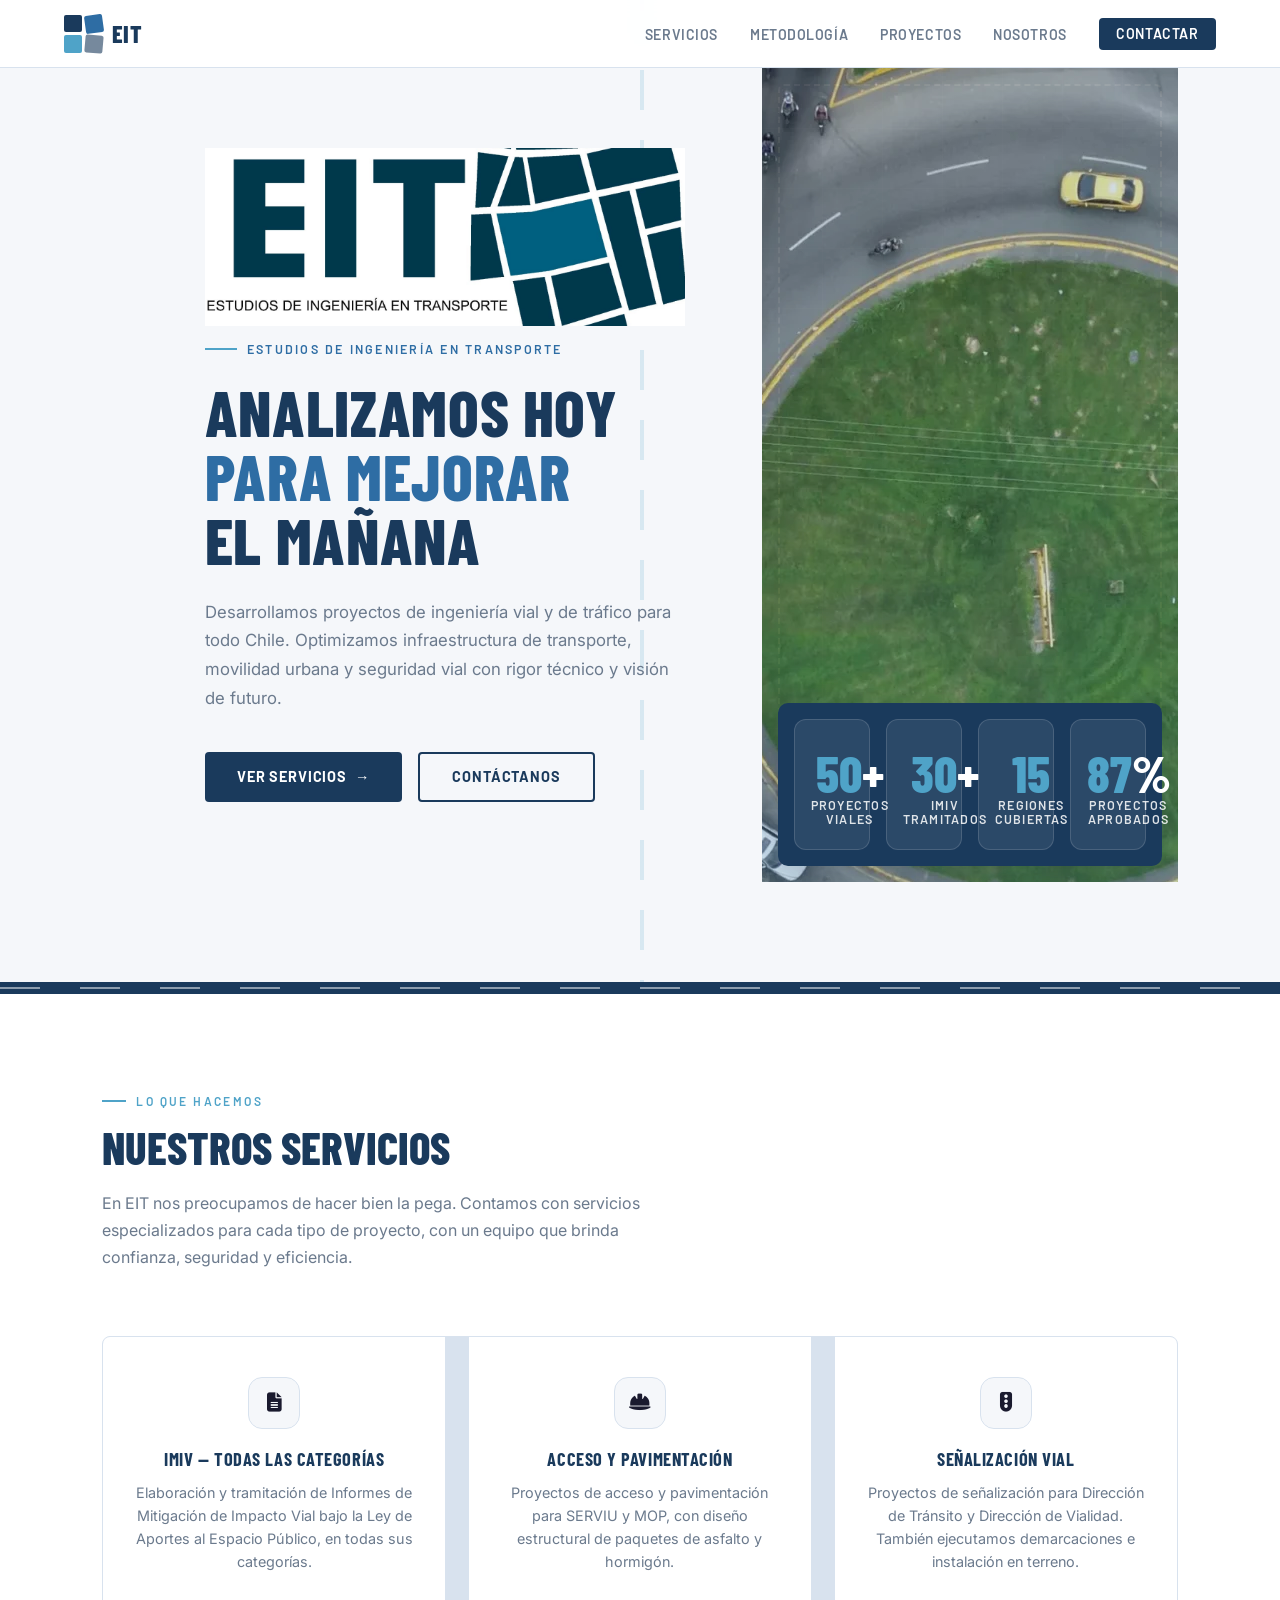
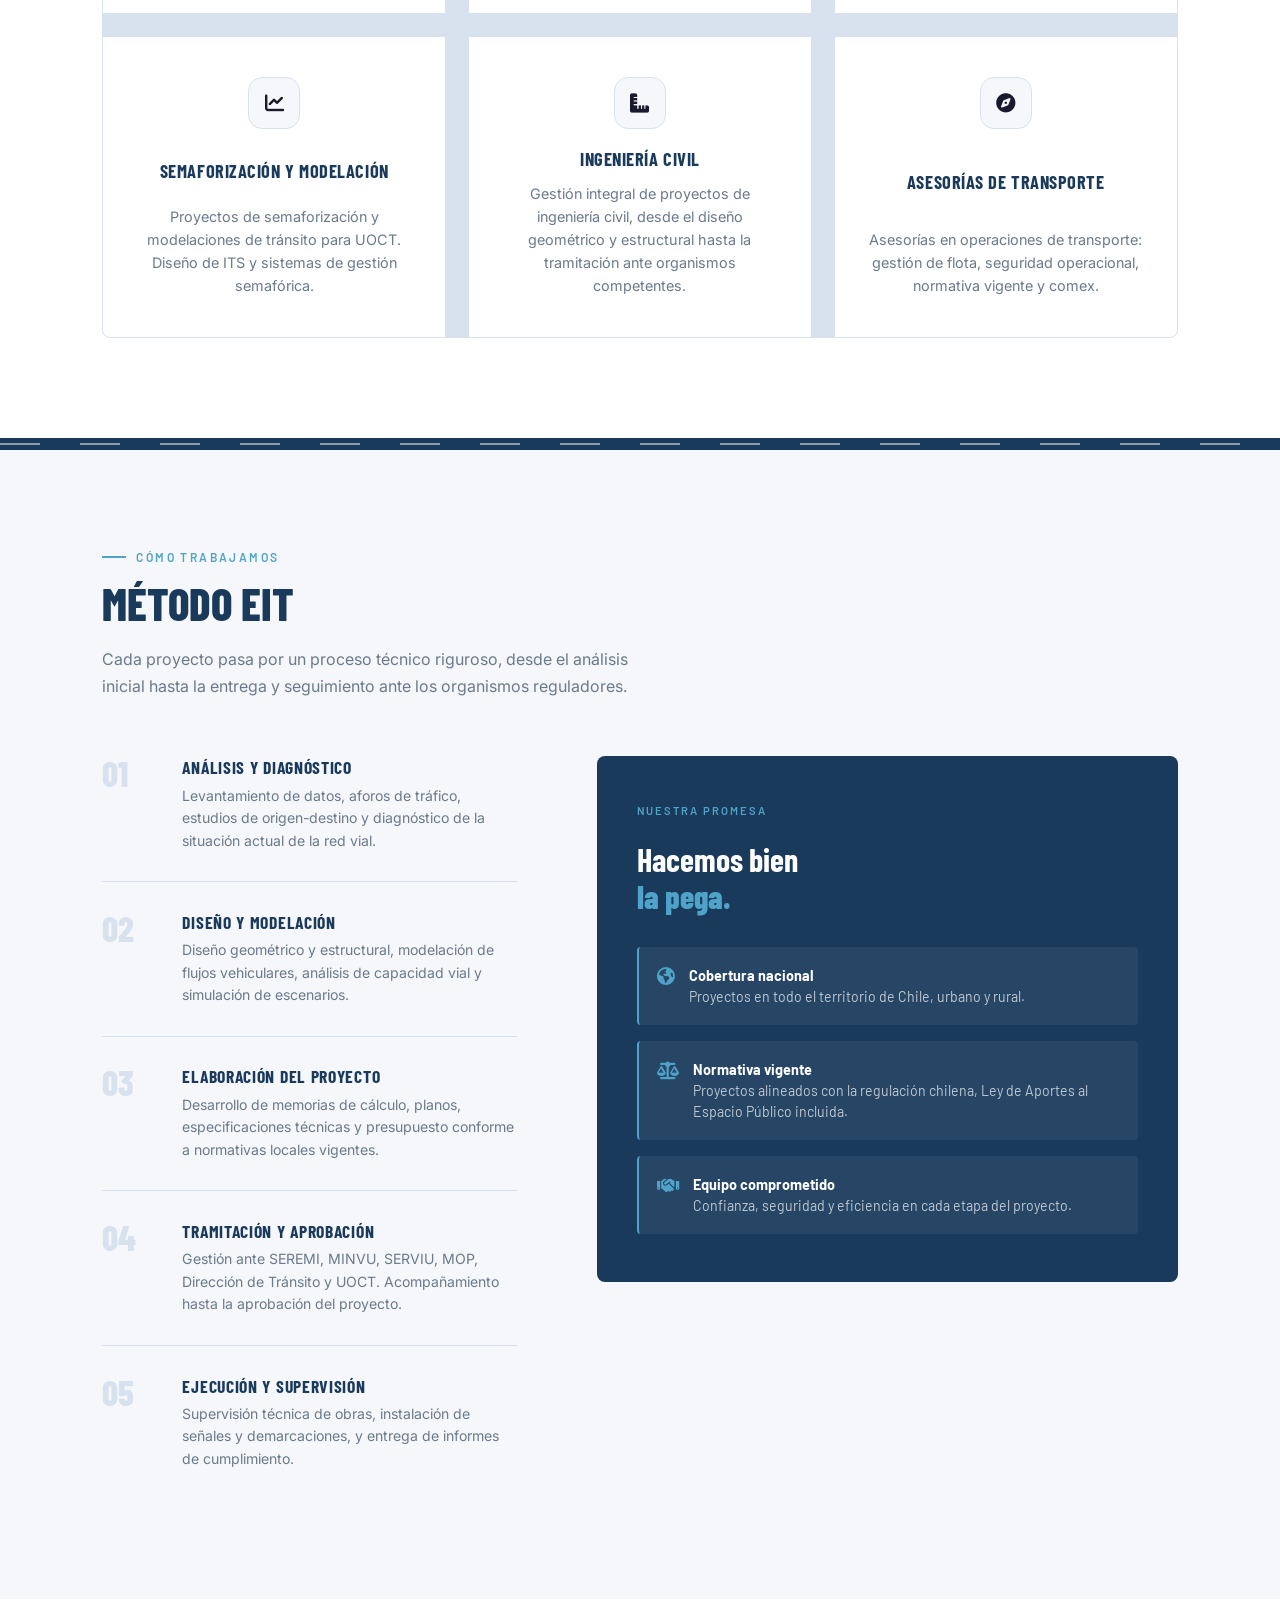
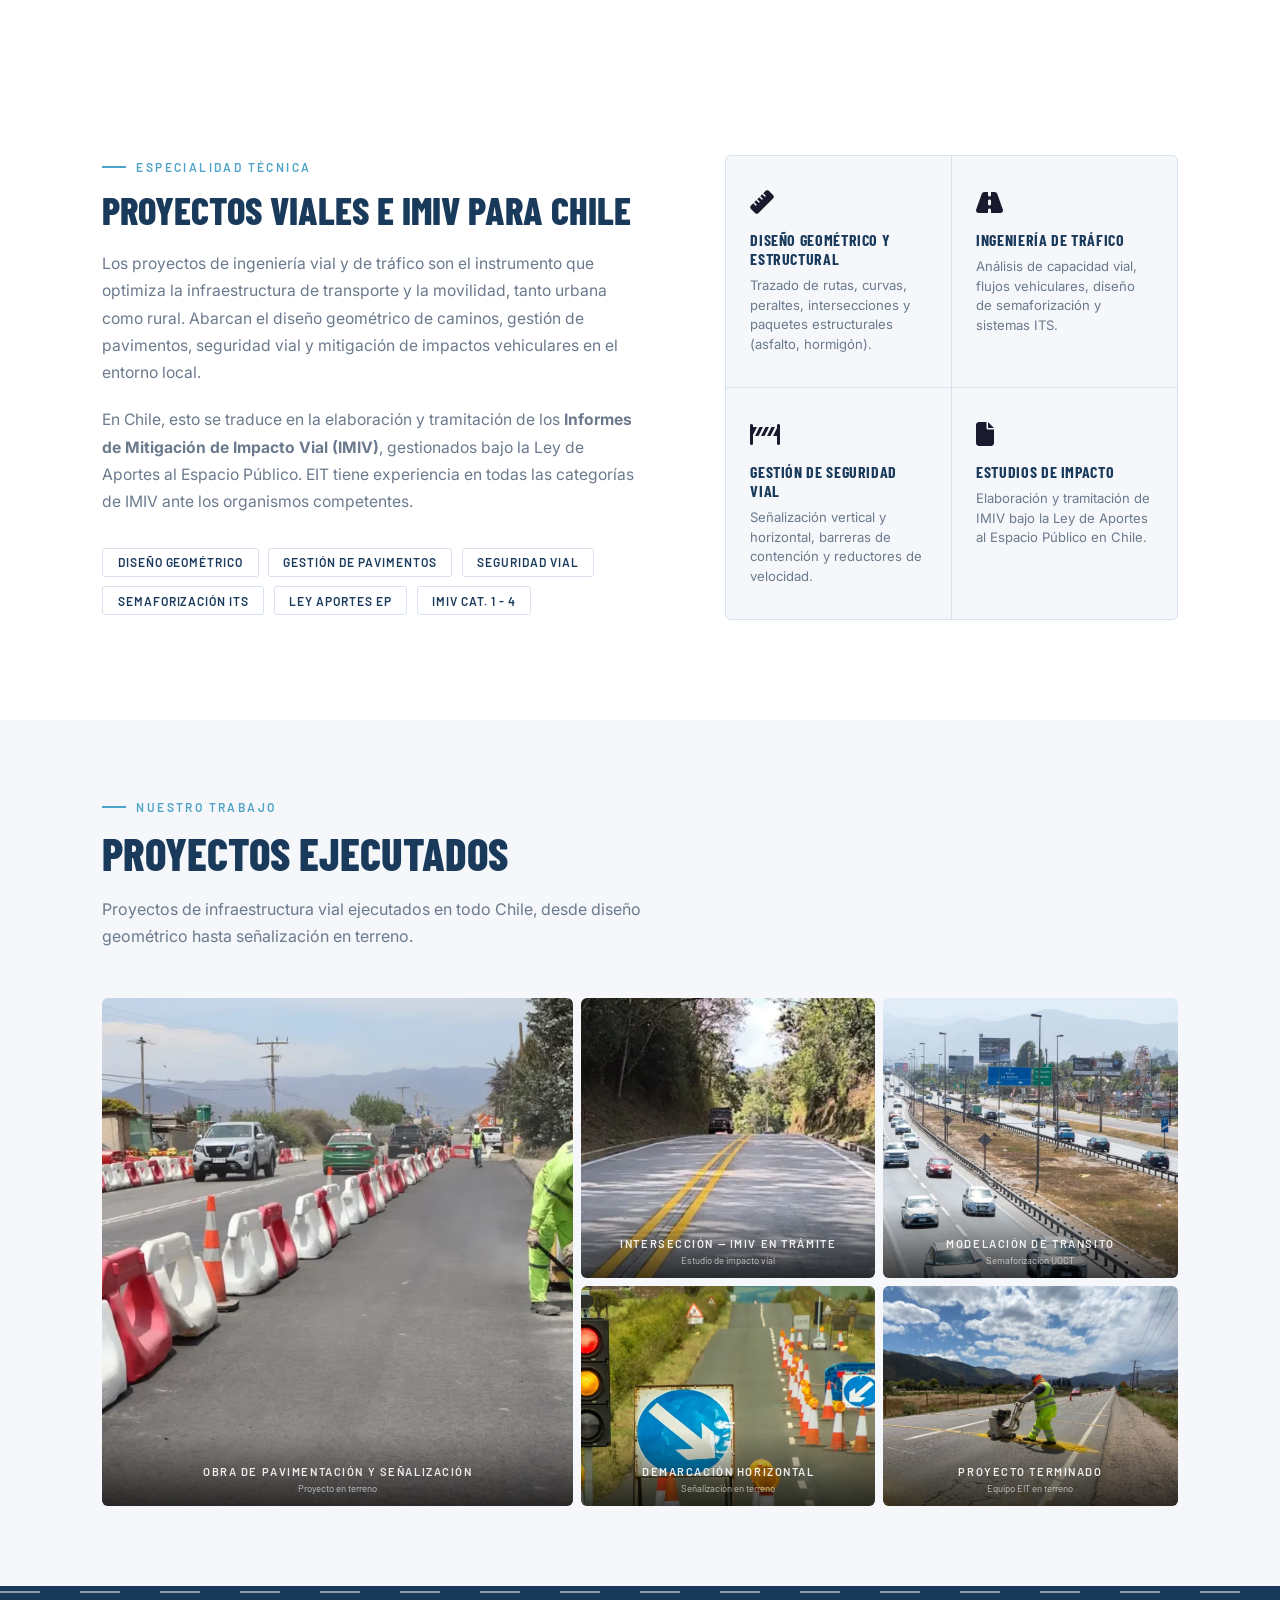
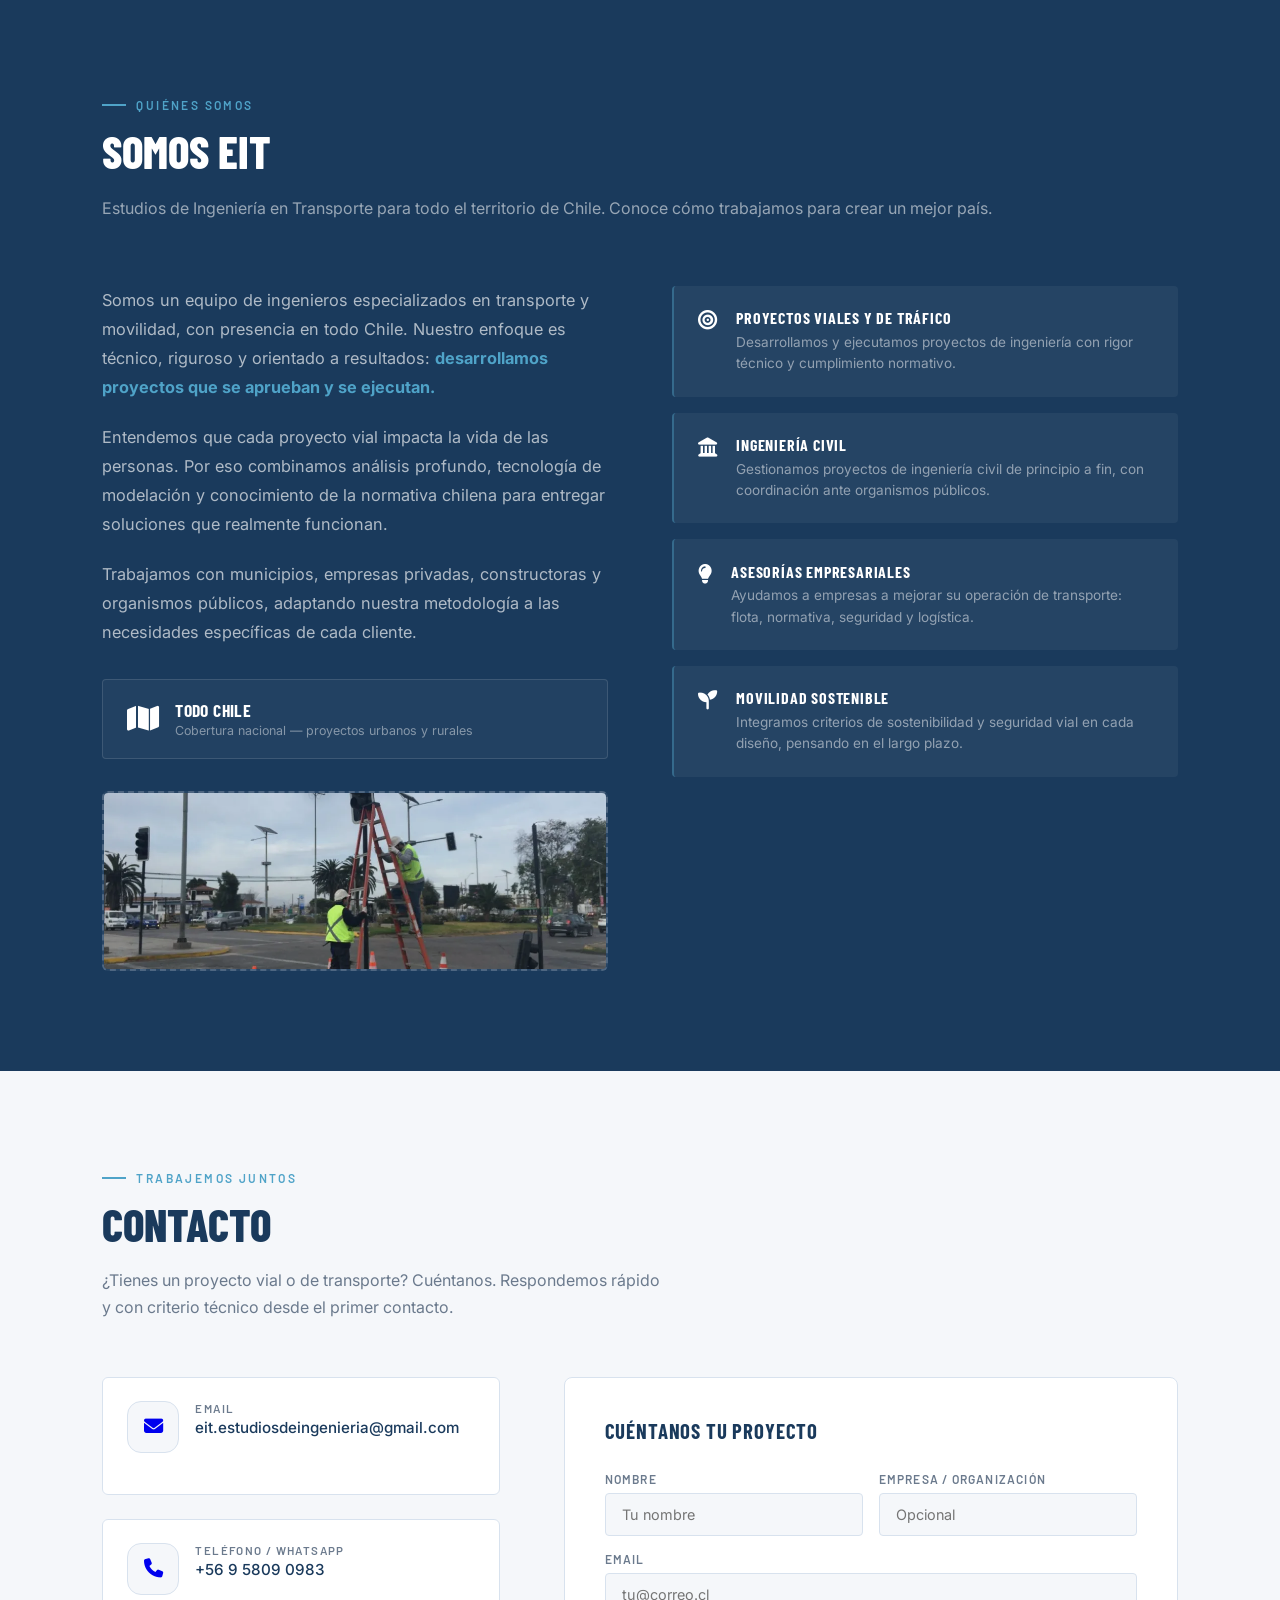
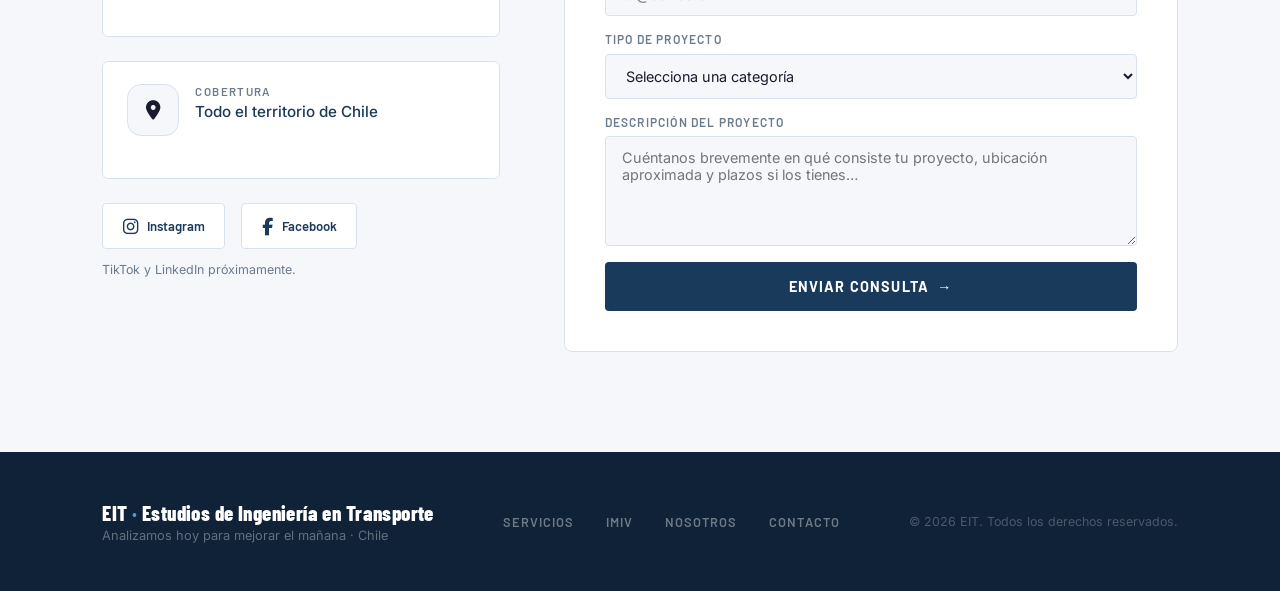
<file: index.html>
<!DOCTYPE html>
<html lang="es">
<head>
<meta charset="UTF-8">
<meta name="viewport" content="width=device-width, initial-scale=1.0">
<title>EIT — Estudios de Ingeniería en Transporte</title>
<meta property="og:title" content="EIT — Estudios de Ingeniería en Transporte">
<meta property="og:description" content="Desarrollamos proyectos de ingeniería vial y de tráfico para todo Chile. Optimizamos infraestructura de transporte, movilidad urbana y seguridad vial con rigor técnico y visión de futuro.">
<meta property="og:image" content="https://rroldanb.github.io/eit_landing/static/img/Logo_full.jpg">
<meta property="og:url" content="https://rroldanb.github.io/eit_landing/">
<meta property="og:type" content="website">
<meta name="twitter:card" content="summary_large_image">
<link rel="icon" type="image/png" sizes="32x32" href="static/img/favicon.png">
<link rel="icon" type="image/png" sizes="16x16" href="static/img/favicon-16.png">
<link rel="preconnect" href="https://fonts.googleapis.com">
<link rel="preconnect" href="https://fonts.gstatic.com" crossorigin>
<link href="https://fonts.googleapis.com/css2?family=Barlow+Condensed:wght@400;600;700;800&family=Barlow:wght@400;500;600&family=Inter:wght@400;500&display=swap" rel="stylesheet">
<link rel="stylesheet" href="https://cdnjs.cloudflare.com/ajax/libs/font-awesome/6.4.0/css/all.min.css" integrity="sha384-iw3OoTErCYJJB9mCa8LNS2hbsQ7M3C0EpIsO/H5+EGAkPGc6rk+V8i04oW/K5xq0" crossorigin="anonymous" referrerpolicy="no-referrer" />


<link rel="stylesheet" href="static/css/style.css">

</head>
<body>

<!-- NAV -->
<nav id="mainNav">
  <a class="nav-logo" href="#">
    <div class="logo-mark">
      <span></span><span></span><span></span><span></span>
    </div>
    <span class="nav-wordmark">EIT</span>
  </a>
  <button class="menu-toggle" aria-label="Abrir menú">
    <i class="fas fa-bars"></i>
  </button>
  <ul class="nav-links">
    <li><a href="#servicios">Servicios</a></li>
    <li><a href="#metodologia">Metodología</a></li>
    <li><a href="#proyectos">Proyectos</a></li>
    <li><a href="#nosotros">Nosotros</a></li>
    <li><a href="#contacto" class="nav-cta">Contactar</a></li>
  </ul>
</nav>

<!-- HERO -->
<section class="hero" id="inicio">
  <div class="hero-content">
    <img src="static/img/logo_rec.png" alt="Logo EIT" style="margin-bottom:1rem; margin-top:0rem; width:30rem;">

    <div class="hero-eyebrow">Estudios de Ingeniería en Transporte</div>
    <h1 class="hero-title">
      Analizamos hoy<br>
      <em>para mejorar</em>
      el mañana
    </h1>
    <p class="hero-body">
      Desarrollamos proyectos de ingeniería vial y de tráfico para todo Chile. 
      Optimizamos infraestructura de transporte, movilidad urbana y seguridad vial con rigor técnico y visión de futuro.
    </p>
    <div class="hero-actions">
      <a href="#servicios" class="btn-primary">
        <span>Ver servicios</span>
        <span>→</span>
      </a>
      <a href="#contacto" class="btn-outline">
        <span>Contáctanos</span>
      </a>
    </div>
  </div>

  <div class="hero-visual">
    <div class="hero-visual-bg"></div>
    <div class="hero-visual-grid"></div>
    <div class="hero-stats">
      <div class="stat-card">
        <!-- <div class="stat-icon">🛣️</div> -->
        <div class="stat-number"><span id="cnt1">0</span>+</div>
        <div class="stat-label">Proyectos viales</div>
      </div>
      <div class="stat-card">
        <!-- <div class="stat-icon">📊</div> -->
        <div class="stat-number"><span id="cnt2">0</span>+</div>
        <div class="stat-label">IMIV tramitados</div>
      </div>
      <div class="stat-card">
        <!-- <div class="stat-icon">🏙️</div> -->
        <div class="stat-number"><span id="cnt3">0</span></div>
        <div class="stat-label">Regiones cubiertas</div>
      </div>
      <div class="stat-card">
        <!-- <div class="stat-icon">✅</div> -->
        <div class="stat-number"><span id="cnt4">0</span>%</div>
        <div class="stat-label">Proyectos aprobados</div>
      </div>
    </div>
    <div class="img-placeholder" title="Foto de proyecto">
      <!-- <span class="img-placeholder-icon">📷</span> -->
      <img src="static/img/img_05.webp" alt="Imagen de proyecto vial" style="opacity:.8;">
      <!-- <span class="img-placeholder-label">Poner imagen de proyecto aquí<br><span style="opacity:.6;font-size:.7em;">Ej: vista aérea de intersección, obra vial, etc.</span></span> -->
    </div>
  </div>
</section>

<div class="road-divider"></div>

<!-- SERVICIOS -->
<section id="servicios">
  <div class="services-header reveal">
    <div class="section-eyebrow">Lo que hacemos</div>
    <h2 class="section-title">Nuestros servicios</h2>
    <p class="section-sub">En EIT nos preocupamos de hacer bien la pega. Contamos con servicios especializados para cada tipo de proyecto, con un equipo que brinda confianza, seguridad y eficiencia.</p>
  </div>

  <!-- <div class="services-grid" style="display:flex ;flex-wrap:no-wrap; flex-direction:col;  "> -->
  <div class="services-grid" >
    <div class="service-card reveal reveal-delay-1">
      <div class="service-icon"><i class="fas fa-file-alt"></i></div>
      <div class="service-name">IMIV — Todas las categorías</div>
      <p class="service-desc">Elaboración y tramitación de Informes de Mitigación de Impacto Vial bajo la Ley de Aportes al Espacio Público, en todas sus categorías.</p>
    </div>
    <div class="service-card reveal reveal-delay-2">
      <div class="service-icon"><i class="fas fa-hard-hat"></i></div>
      <div class="service-name">Acceso y pavimentación</div>
      <p class="service-desc">Proyectos de acceso y pavimentación para SERVIU y MOP, con diseño estructural de paquetes de asfalto y hormigón.</p>
    </div>
    <div class="service-card reveal reveal-delay-3">
      <div class="service-icon"><i class="fas fa-traffic-light"></i></div>
      <div class="service-name">Señalización vial</div>
      <p class="service-desc">Proyectos de señalización para Dirección de Tránsito y Dirección de Vialidad. También ejecutamos demarcaciones e instalación en terreno.</p>
    </div>
    <div class="service-card reveal reveal-delay-1">
      <div class="service-icon"><i class="fas fa-chart-line"></i></div>
      <div class="service-name">Semaforización y modelación</div>
      <p class="service-desc">Proyectos de semaforización y modelaciones de tránsito para UOCT. Diseño de ITS y sistemas de gestión semafórica.</p>
    </div>
    <div class="service-card reveal reveal-delay-2">
      <div class="service-icon"><i class="fas fa-ruler-combined"></i></div>
      <div class="service-name">Ingeniería civil</div>
      <p class="service-desc">Gestión integral de proyectos de ingeniería civil, desde el diseño geométrico y estructural hasta la tramitación ante organismos competentes.</p>
    </div>
    <div class="service-card reveal reveal-delay-3">
      <div class="service-icon"><i class="fas fa-compass"></i></div>
      <div class="service-name">Asesorías de transporte</div>
      <p class="service-desc">Asesorías en operaciones de transporte: gestión de flota, seguridad operacional, normativa vigente y comex.</p>
    </div>
  </div>
</section>

<div class="road-divider"></div>

<!-- METODOLOGÍA -->
<section id="metodologia">
  <div class="reveal">
    <div class="section-eyebrow">Cómo trabajamos</div>
    <h2 class="section-title">Método EIT</h2>
    <p class="section-sub">Cada proyecto pasa por un proceso técnico riguroso, desde el análisis inicial hasta la entrega y seguimiento ante los organismos reguladores.</p>
  </div>

  <div class="process-layout">
    <div class="process-steps">
      <div class="process-step reveal">
        <div class="step-number">01</div>
        <div class="step-content">
          <h3>Análisis y diagnóstico</h3>
          <p>Levantamiento de datos, aforos de tráfico, estudios de origen-destino y diagnóstico de la situación actual de la red vial.</p>
        </div>
      </div>
      <div class="process-step reveal reveal-delay-1">
        <div class="step-number">02</div>
        <div class="step-content">
          <h3>Diseño y modelación</h3>
          <p>Diseño geométrico y estructural, modelación de flujos vehiculares, análisis de capacidad vial y simulación de escenarios.</p>
        </div>
      </div>
      <div class="process-step reveal reveal-delay-2">
        <div class="step-number">03</div>
        <div class="step-content">
          <h3>Elaboración del proyecto</h3>
          <p>Desarrollo de memorias de cálculo, planos, especificaciones técnicas y presupuesto conforme a normativas locales vigentes.</p>
        </div>
      </div>
      <div class="process-step reveal reveal-delay-3">
        <div class="step-number">04</div>
        <div class="step-content">
          <h3>Tramitación y aprobación</h3>
          <p>Gestión ante SEREMI, MINVU, SERVIU, MOP, Dirección de Tránsito y UOCT. Acompañamiento hasta la aprobación del proyecto.</p>
        </div>
      </div>
      <div class="process-step reveal reveal-delay-4">
        <div class="step-number">05</div>
        <div class="step-content">
          <h3>Ejecución y supervisión</h3>
          <p>Supervisión técnica de obras, instalación de señales y demarcaciones, y entrega de informes de cumplimiento.</p>
        </div>
      </div>
    </div>

    <div class="process-highlight reveal reveal-delay-2">
      <span class="highlight-tag">Nuestra promesa</span>
      <div class="highlight-quote">
        Hacemos bien<br>
        <strong>la pega.</strong>
      </div>
      <div class="highlight-items">
        <div class="highlight-item">
          <span class="hi-icon"><i class="fas fa-globe-americas"></i></span>
          <div class="hi-text">
            <strong>Cobertura nacional</strong>
            Proyectos en todo el territorio de Chile, urbano y rural.
          </div>
        </div>
        <div class="highlight-item">
          <span class="hi-icon"><i class="fas fa-scale-balanced"></i></span>
          <div class="hi-text">
            <strong>Normativa vigente</strong>
            Proyectos alineados con la regulación chilena, Ley de Aportes al Espacio Público incluida.
          </div>
        </div>
        <div class="highlight-item">
          <span class="hi-icon"><i class="fas fa-handshake"></i></span>
          <div class="hi-text">
            <strong>Equipo comprometido</strong>
            Confianza, seguridad y eficiencia en cada etapa del proyecto.
          </div>
        </div>
      </div>
    </div>
  </div>
</section>

<!-- IMIV -->
<section id="imiv">
  <div class="imiv-grid">
    <div class="imiv-content reveal">
      <div class="section-eyebrow">Especialidad técnica</div>
      <h2>Proyectos viales e IMIV para Chile</h2>
      <p>
        Los proyectos de ingeniería vial y de tráfico son el instrumento que optimiza la infraestructura de transporte y la movilidad, tanto urbana como rural. Abarcan el diseño geométrico de caminos, gestión de pavimentos, seguridad vial y mitigación de impactos vehiculares en el entorno local.
      </p>
      <p>
        En Chile, esto se traduce en la elaboración y tramitación de los <strong>Informes de Mitigación de Impacto Vial (IMIV)</strong>, gestionados bajo la Ley de Aportes al Espacio Público. EIT tiene experiencia en todas las categorías de IMIV ante los organismos competentes.
      </p>
      <div class="imiv-tags">
        <span class="tag">Diseño geométrico</span>
        <span class="tag">Gestión de pavimentos</span>
        <span class="tag">Seguridad vial</span>
        <span class="tag">Semaforización ITS</span>
        <span class="tag">Ley Aportes EP</span>
        <span class="tag">IMIV Cat. 1 - 4</span>
      </div>
    </div>

    <div class="imiv-pillars reveal reveal-delay-2">
      <div class="pillar">
        <div class="pillar-icon"><i class="fas fa-ruler"></i></div>
        <h4>Diseño geométrico y estructural</h4>
        <p>Trazado de rutas, curvas, peraltes, intersecciones y paquetes estructurales (asfalto, hormigón).</p>
      </div>
      <div class="pillar">
        <div class="pillar-icon"><i class="fas fa-road"></i></div>
        <h4>Ingeniería de tráfico</h4>
        <p>Análisis de capacidad vial, flujos vehiculares, diseño de semaforización y sistemas ITS.</p>
      </div>
      <div class="pillar">
        
        <div class="pillar-icon"><i class="fas fa-road-barrier"></i></div>
        <h4>Gestión de seguridad vial</h4>
        <p>Señalización vertical y horizontal, barreras de contención y reductores de velocidad.</p>
      </div>
      <div class="pillar">
        <div class="pillar-icon"><i class="fas fa-file"></i></div>
        <h4>Estudios de impacto</h4>
        <p>Elaboración y tramitación de IMIV bajo la Ley de Aportes al Espacio Público en Chile.</p>
      </div>
    </div>
  </div>
</section>

<!-- GALERÍA PROYECTOS -->
<section id="proyectos">
  <div class="reveal" style="margin-bottom:3rem;">
    <div class="section-eyebrow">Nuestro trabajo</div>
    <h2 class="section-title">Proyectos ejecutados</h2>
    <p class="section-sub">Proyectos de infraestructura vial ejecutados en todo Chile, desde diseño geométrico hasta señalización en terreno.</p>
  </div>

  <div class="gallery-grid reveal">
    <div class="gallery-cell" style="grid-row:1/3">
      <img src="static/img/img_06.webp" alt="Obra de pavimentación y señalización" loading="lazy">
      <div class="gallery-caption">
        Obra de pavimentación y señalización
        <span>Proyecto en terreno</span>
      </div>
    </div>
    <div class="gallery-cell">
      <img src="static/img/img_01.webp" alt="Intersección vial — IMIV en trámite" loading="lazy">
      <div class="gallery-caption">
        Intersección — IMIV en trámite
        <span>Estudio de impacto vial</span>
      </div>
    </div>
    <div class="gallery-cell">
      <img src="static/img/img_02.webp" alt="Modelación de tránsito y semaforización" loading="lazy">
      <div class="gallery-caption">
        Modelación de tránsito
        <span>Semaforización UOCT</span>
      </div>
    </div>
    <div class="gallery-cell">
      <img src="static/img/img_03.webp" alt="Demarcación horizontal y señalización" loading="lazy">
      <div class="gallery-caption">
        Demarcación horizontal
        <span>Señalización en terreno</span>
      </div>
    </div>
    <div class="gallery-cell">
      <img src="static/img/img_04.webp" alt="Equipo EIT en terreno" loading="lazy">
      <div class="gallery-caption">
        Proyecto terminado
        <span>Equipo EIT en terreno</span>
      </div>
    </div>
  </div>
</section>

<div class="road-divider"></div>

<!-- NOSOTROS -->
<section id="nosotros">
  <div class="reveal">
    <div class="section-eyebrow" style="color:var(--sky);">Quiénes somos</div>
    <h2 class="section-title">Somos EIT</h2>
    <p class="section-sub">Estudios de Ingeniería en Transporte para todo el territorio de Chile. Conoce cómo trabajamos para crear un mejor país.</p>
  </div>

  <div class="about-grid">
    <div class="about-left reveal">
      <p>
        Somos un equipo de ingenieros especializados en transporte y movilidad, con presencia en todo Chile. Nuestro enfoque es técnico, riguroso y orientado a resultados: <strong>desarrollamos proyectos que se aprueban y se ejecutan.</strong>
      </p>
      <p>
        Entendemos que cada proyecto vial impacta la vida de las personas. Por eso combinamos análisis profundo, tecnología de modelación y conocimiento de la normativa chilena para entregar soluciones que realmente funcionan.
      </p>
      <p>
        Trabajamos con municipios, empresas privadas, constructoras y organismos públicos, adaptando nuestra metodología a las necesidades específicas de cada cliente.
      </p>
      <div class="about-coverage">
        <span class="coverage-icon"><i class="fas fa-map"></i></span>
        <div class="coverage-text">
          Todo Chile
          <small>Cobertura nacional — proyectos urbanos y rurales</small>
        </div>
      </div>
      <!-- Foto equipo -->
      <div style="margin-top:2rem; height:180px; background:rgba(255,255,255,.06); border-radius:6px; border:2px dashed rgba(255,255,255,.18); display:flex; flex-direction:column; align-items:center; justify-content:center; gap:.6rem; cursor:pointer; transition:border-color .2s;" onmouseenter="this.style.borderColor='rgba(79,163,200,.6)'" onmouseleave="this.style.borderColor='rgba(255,255,255,.18)'">
        <img src="static/img/img_09.webp" alt="Equipo EIT en terreno" style="width:100%; height:100%; object-fit:cover; border-radius:4px; opacity:.9;"> 
        <!-- <span style="font-size:1.8rem; opacity:.4;"><i class="fas fa-camera"></i></span>
        <div style="font-family:'Barlow',sans-serif; font-size:.7rem; font-weight:600; letter-spacing:.14em; text-transform:uppercase; color:rgba(255,255,255,.3); text-align:center; padding:0 1rem;">
          Poner imagen proyecto aquí<br> -->
          <!-- <span style="font-weight:400; text-transform:none; letter-spacing:0; font-size:.9em;">Ej: foto del equipo EIT o proyecto destacado</span> -->
        <!-- </div> -->
      </div>
    </div>

    <div class="about-values reveal reveal-delay-2">
      <div class="value-item">
        <span class="value-ico"><i class="fas fa-bullseye"></i></span>
        <div class="value-body">
          <h4>Proyectos viales y de tráfico</h4>
          <p>Desarrollamos y ejecutamos proyectos de ingeniería con rigor técnico y cumplimiento normativo.</p>
        </div>
      </div>
      <div class="value-item">
        <span class="value-ico"><i class="fas fa-landmark"></i></span>
        <div class="value-body">
          <h4>Ingeniería civil</h4>
          <p>Gestionamos proyectos de ingeniería civil de principio a fin, con coordinación ante organismos públicos.</p>
        </div>
      </div>
      <div class="value-item">
        <span class="value-ico"><i class="fas fa-lightbulb"></i></span>
        <div class="value-body">
          <h4>Asesorías empresariales</h4>
          <p>Ayudamos a empresas a mejorar su operación de transporte: flota, normativa, seguridad y logística.</p>
        </div>
      </div>
      <div class="value-item">
        <span class="value-ico"><i class="fas fa-seedling"></i></span>
        <div class="value-body">
          <h4>Movilidad sostenible</h4>
          <p>Integramos criterios de sostenibilidad y seguridad vial en cada diseño, pensando en el largo plazo.</p>
        </div>
      </div>
    </div>
  </div>
</section>

<!-- CONTACTO -->
<section id="contacto">
  <div class="reveal">
    <div class="section-eyebrow">Trabajemos juntos</div>
    <h2 class="section-title">Contacto</h2>
    <p class="section-sub">¿Tienes un proyecto vial o de transporte? Cuéntanos. Respondemos rápido y con criterio técnico desde el primer contacto.</p>
  </div>

  <div class="contact-wrap">
    <div class="reveal">
      <div class="contact-info-block">
        <a href="mailto:eit.estudiosdeingenieria@gmail.com" class="contact-item">
          <div class="service-icon"><i class="fas fa-envelope"></i></div>
          <div>
            <div class="ci-label">Email</div>
            <div class="ci-value">eit.estudiosdeingenieria@gmail.com</div>
          </div>
        </a>
        <a href="tel:+56958090983" class="contact-item">
          <div class="service-icon"><i class="fas fa-phone"></i></div>
          <div>
            <div class="ci-label">Teléfono / WhatsApp</div>
            <div class="ci-value">+56 9 5809 0983</div>
          </div>
        </a>
        <div class="contact-item" style="cursor:default;">
          <div class="service-icon"><i class="fas fa-map-marker-alt"></i></div>
          <div>
            <div class="ci-label">Cobertura</div>
            <div class="ci-value">Todo el territorio de Chile</div>
          </div>
        </div>
      </div>

      <div class="social-row" style="margin-top:1.5rem;">
        <a href="https://www.instagram.com/estudiosingenieriatransportes" target="_blank" class="social-btn">
          <span class="social-icon"><i class="fab fa-instagram"></i></span>
          <span>Instagram</span>
        </a>
        <a href="https://web.facebook.com/profile.php?id=61589708905987" target="_blank" class="social-btn">
          <span class="social-icon"><i class="fab fa-facebook-f"></i></span>
          <span>Facebook</span>
        </a>
      </div>
      <p style="font-size:.78rem;color:var(--muted);margin-top:.8rem;">TikTok y LinkedIn próximamente.</p>
    </div>

    <div class="contact-form-card reveal reveal-delay-2">
      <div class="form-title">Cuéntanos tu proyecto</div>
      <div class="form-row">
        <div class="form-group">
          <label>Nombre</label>
          <input type="text" placeholder="Tu nombre">
        </div>
        <div class="form-group">
          <label>Empresa / Organización</label>
          <input type="text" placeholder="Opcional">
        </div>
      </div>
      <div class="form-group">
        <label>Email</label>
        <input type="email" placeholder="tu@correo.cl">
      </div>
      <div class="form-group">
        <label>Tipo de proyecto</label>
        <select>
          <option value="">Selecciona una categoría</option>
          <option>IMIV</option>
          <option>Proyecto de señalización</option>
          <option>Proyecto de semaforización</option>
          <option>Acceso y pavimentación</option>
          <option>Asesoría de transporte</option>
          <option>Otro</option>
        </select>
      </div>
      <div class="form-group">
        <label>Descripción del proyecto</label>
        <textarea placeholder="Cuéntanos brevemente en qué consiste tu proyecto, ubicación aproximada y plazos si los tienes…"></textarea>
      </div>
      <button class="form-submit" onclick="handleSubmit(this)">
        <span>Enviar consulta</span>
        <span>→</span>
      </button>
    </div>
  </div>
</section>

<!-- FOOTER -->
<footer>
  <div>
    <div class="footer-brand">EIT <span>·</span> Estudios de Ingeniería en Transporte</div>
    <div class="footer-tagline">Analizamos hoy para mejorar el mañana · Chile</div>
  </div>
  <ul class="footer-links">
    <li><a href="#servicios">Servicios</a></li>
    <li><a href="#imiv">IMIV</a></li>
    <li><a href="#nosotros">Nosotros</a></li>
    <li><a href="#contacto">Contacto</a></li>
  </ul>
  <div class="footer-copy">© 2026 EIT. Todos los derechos reservados.</div>
</footer>

<script>
  // Mobile menu toggle
  const menuToggle = document.querySelector('.menu-toggle');
  const navLinks = document.querySelector('.nav-links');
  menuToggle.addEventListener('click', () => {
    navLinks.classList.toggle('open');
    menuToggle.innerHTML = navLinks.classList.contains('open') 
      ? '<i class="fas fa-times"></i>' 
      : '<i class="fas fa-bars"></i>';
  });
  navLinks.querySelectorAll('a').forEach(link => {
    link.addEventListener('click', () => {
      navLinks.classList.remove('open');
      menuToggle.innerHTML = '<i class="fas fa-bars"></i>';
    });
  });

  // Nav scroll effect
  const nav = document.getElementById('mainNav');
  window.addEventListener('scroll', () => {
    nav.classList.toggle('scrolled', window.scrollY > 20);
  });

  // Scroll reveal
  const revealEls = document.querySelectorAll('.reveal');
  const observer = new IntersectionObserver((entries) => {
    entries.forEach(e => {
      if (e.isIntersecting) {
        e.target.classList.add('visible');
        observer.unobserve(e.target);
      }
    });
  }, { threshold: 0.12 });
  revealEls.forEach(el => observer.observe(el));

  // Animated counters
  function animateCounter(el, target, duration = 1800) {
    let start = 0;
    const step = target / (duration / 16);
    const timer = setInterval(() => {
      start = Math.min(start + step, target);
      el.textContent = Math.floor(start);
      if (start >= target) clearInterval(timer);
    }, 16);
  }

  const countersStarted = { value: false };
  const heroObserver = new IntersectionObserver((entries) => {
    if (entries[0].isIntersecting && !countersStarted.value) {
      countersStarted.value = true;
      setTimeout(() => animateCounter(document.getElementById('cnt1'), 50), 300);
      setTimeout(() => animateCounter(document.getElementById('cnt2'), 30), 500);
      setTimeout(() => animateCounter(document.getElementById('cnt3'), 15), 700);
      setTimeout(() => animateCounter(document.getElementById('cnt4'), 97), 900);
    }
  }, { threshold: 0.3 });
  heroObserver.observe(document.querySelector('.hero-stats'));

  // Form submit feedback
  function handleSubmit(btn) {
    btn.innerHTML = '<span>✓ Mensaje enviado</span>';
    btn.style.background = '#2E6DA4';
    btn.disabled = true;
    setTimeout(() => {
      btn.innerHTML = '<span>Enviar consulta</span><span>→</span>';
      btn.style.background = '';
      btn.disabled = false;
    }, 3000);
  }
</script>
</body>
</html>
</file>
<file: static/css/style.css>
*, *::before, *::after { box-sizing: border-box; margin: 0; padding: 0; }

  :root {
    --navy:    #1A3A5C;
    --blue:    #2E6DA4;
    --sky:     #4FA3C8;
    --light:   #F5F7FA;
    --white:   #FFFFFF;
    --ink:     #1A1A2E;
    --muted:   #6B7A8D;
    --border:  #D8E2EE;
  }

  html { scroll-behavior: smooth; }

  body {
    font-family: 'Inter', sans-serif;
    background: var(--white);
    color: var(--ink);
    overflow-x: hidden;
  }

  /* ──────────────── NAV ──────────────── */
  nav {
    position: fixed; top: 0; left: 0; right: 0; z-index: 100;
    display: flex; align-items: center; justify-content: space-between;
    padding: 0 5vw;
    height: 68px;
    background: rgba(255,255,255,0.92);
    backdrop-filter: blur(10px);
    border-bottom: 1px solid var(--border);
    transition: box-shadow .3s;
  }
  nav.scrolled { box-shadow: 0 2px 20px rgba(26,58,92,.10); }

  .nav-logo {
    display: flex; align-items: center; gap: 10px;
    text-decoration: none;
  }
  .logo-mark {
    width: 38px; height: 38px;
    display: grid; grid-template-columns: 1fr 1fr; gap: 3px;
  }
  .logo-mark span {
    background: var(--navy);
    border-radius: 2px;
    transition: background .3s;
  }
  .logo-mark span:nth-child(2) { background: var(--blue); transform: rotate(-8deg); }
  .logo-mark span:nth-child(3) { background: var(--sky); }
  .logo-mark span:nth-child(4) { background: var(--navy); opacity:.6; transform: rotate(5deg); }

  .nav-wordmark {
    font-family: 'Barlow Condensed', sans-serif;
    font-weight: 800; font-size: 1.5rem;
    color: var(--navy); letter-spacing: .02em;
  }

  .nav-links {
    display: flex; align-items: center; gap: 2rem;
    list-style: none;
  }
  .nav-links a {
    font-family: 'Barlow', sans-serif;
    font-size: .88rem; font-weight: 600;
    color: var(--muted); text-decoration: none;
    letter-spacing: .04em; text-transform: uppercase;
    transition: color .2s;
  }
  .nav-links a:hover { color: var(--navy); }
  .nav-cta {
    background: var(--navy); color: var(--white) !important;
    padding: .45rem 1.1rem; border-radius: 4px;
    transition: background .2s !important;
  }
  .nav-cta:hover { background: var(--blue) !important; color: var(--white) !important; }

  .menu-toggle {
    display: none;
    background: none;
    border: none;
    cursor: pointer;
    padding: .5rem;
    color: var(--navy);
    font-size: 1.5rem;
  }
  .menu-toggle:hover { color: var(--blue); }

  /* ──────────────── HERO ──────────────── */
  .hero {
    min-height: 100vh;
    display: grid;
    grid-template-columns: 1fr 1fr;
    padding-top: 68px;
    background: var(--light);
    position: relative;
    overflow: hidden;
  }

  /* Road line decoration */
  .hero::before {
    content: '';
    position: absolute;
    left: 50%; top: 0; bottom: 0;
    width: 4px;
    background: repeating-linear-gradient(
      to bottom,
      var(--sky) 0, var(--sky) 40px,
      transparent 40px, transparent 70px
    );
    opacity: .18;
    animation: roadLines 1.2s linear infinite;
  }
  @keyframes roadLines {
    from { transform: translateY(-70px); }
    to   { transform: translateY(0); }
  }

  .hero-content {
    display: flex; flex-direction: column; justify-content: center;
    padding: 80px 6vw 80px 8vw;
    position: relative; z-index: 2;
  }

  .hero-eyebrow {
    font-family: 'Barlow', sans-serif;
    font-size: .78rem; font-weight: 600;
    letter-spacing: .18em; text-transform: uppercase;
    color: var(--blue);
    display: flex; align-items: center; gap: 10px;
    margin-bottom: 1.5rem;
  }
  .hero-eyebrow::before {
    content: '';
    display: inline-block; width: 32px; height: 2px;
    background: var(--sky);
  }

  .hero-title {
    font-family: 'Barlow Condensed', sans-serif;
    font-size: clamp(2.8rem, 5vw, 4.6rem);
    font-weight: 800; line-height: 1.0;
    color: var(--navy);
    text-transform: uppercase;
    letter-spacing: .01em;
    margin-bottom: 1.6rem;
  }
  .hero-title em {
    font-style: normal; color: var(--blue);
    display: block;
  }

  .hero-body {
    font-size: 1.05rem; line-height: 1.7;
    color: var(--muted); max-width: 480px;
    margin-bottom: 2.5rem;
  }

  .hero-actions {
    display: flex; gap: 1rem; flex-wrap: wrap;
  }
  .btn-primary {
    font-family: 'Barlow', sans-serif;
    font-weight: 700; font-size: .9rem;
    letter-spacing: .06em; text-transform: uppercase;
    padding: .9rem 2rem; border-radius: 4px;
    background: var(--navy); color: var(--white);
    text-decoration: none; border: none; cursor: pointer;
    transition: background .2s, transform .15s;
    display: inline-flex; align-items: center; gap: .5rem;
  }
  .btn-primary:hover { background: var(--blue); transform: translateY(-1px); }
  .btn-outline {
    font-family: 'Barlow', sans-serif;
    font-weight: 700; font-size: .9rem;
    letter-spacing: .06em; text-transform: uppercase;
    padding: .9rem 2rem; border-radius: 4px;
    border: 2px solid var(--navy); color: var(--navy);
    text-decoration: none; cursor: pointer;
    transition: all .2s;
    display: inline-flex; align-items: center; gap: .5rem;
    background: transparent;
  }
  .btn-outline:hover { background: var(--navy); color: var(--white); transform: translateY(-1px); }

  .hero-visual {
    position: relative; overflow: hidden;
    display: flex; align-items: center; justify-content: center;
  }
  .hero-visual-bg {
    position: absolute; inset: 0;
    background: linear-gradient(135deg, var(--navy) 0%, var(--blue) 60%, var(--sky) 100%);
  }

  /* ── IMAGE PLACEHOLDER ── */
  .img-placeholder {
    position: absolute; inset: 0;
    display: flex; flex-direction: column;
    align-items: center; justify-content: center;
    gap: .6rem;
    border: 2.5px dashed rgba(255,255,255,.25);
    margin: 16px;
    border-radius: 6px;
    cursor: pointer;
    transition: border-color .2s, background .2s;
    z-index: 1;
  }
  .img-placeholder:hover {
    border-color: rgba(255,255,255,.5);
    background: rgba(255,255,255,.04);
  }
  .img-placeholder-icon { font-size: 2.2rem; opacity: .5; }
  .img-placeholder-label {
    font-family: 'Barlow', sans-serif;
    font-size: .75rem; font-weight: 600;
    letter-spacing: .14em; text-transform: uppercase;
    color: rgba(255,255,255,.4); text-align: center;
    padding: 0 1rem;
  }

  .hero-visual-grid {
    position: absolute; inset: 0;
    background-image:
      linear-gradient(rgba(255,255,255,.04) 1px, transparent 1px),
      linear-gradient(90deg, rgba(255,255,255,.04) 1px, transparent 1px);
    background-size: 60px 60px;
  }
  .hero-stats {
    position: absolute; left: 16px; right: 16px; bottom: 16px;
    z-index: 2;
    display: grid; grid-template-columns: repeat(4, minmax(0, 1fr));
    gap: 1rem;
    padding: 1rem;
    background: var(--navy);
    border-radius: 10px;
    box-shadow: 0 14px 40px rgba(10, 29, 57, .22);
  }
  .stat-card {
    background: rgba(255,255,255,.08);
    border: 1px solid rgba(255,255,255,.14);
    border-radius: 12px;
    display: grid;
    grid-template-rows: 2fr 1fr;
    align-items: center;
    justify-items: center;
    padding: 1.4rem 1rem;
    text-align: center;
    transition: background .3s, transform .3s;
    cursor: default;
  }
  .stat-card:hover { background: rgba(255,255,255,.16); transform: translateY(-1px); }
  .stat-card:first-child { border-top-left-radius: 12px; }
  .stat-number {
    font-family: 'Barlow Condensed', sans-serif;
    font-size: clamp(2.5rem, 4vw, 3.8rem);
    font-weight: 800; color: var(--white);
    line-height: 1; align-self: end;
  }
  .stat-number span { color: var(--sky); }
  .stat-label {
    font-family: 'Barlow', sans-serif;
    font-size: .78rem; font-weight: 600;
    letter-spacing: .1em; text-transform: uppercase;
    color: rgba(255,255,255,.85);
    align-self: start;
  }
  .stat-icon {
    font-size: 1.6rem; margin-bottom: .8rem;
    opacity: .7;
  }

  /* ──────────────── ROAD DIVIDER ──────────────── */
  .road-divider {
    height: 12px;
    background: var(--navy);
    position: relative; overflow: hidden;
  }
  .road-divider::after {
    content: '';
    position: absolute;
    left: 0; right: 0;
    top: 50%; transform: translateY(-50%);
    height: 2px;
    background: repeating-linear-gradient(
      to right,
      rgba(255,255,255,.5) 0, rgba(255,255,255,.5) 40px,
      transparent 40px, transparent 80px
    );
    animation: roadH 1.8s linear infinite;
  }
  @keyframes roadH {
    from { transform: translateY(-50%) translateX(0); }
    to   { transform: translateY(-50%) translateX(80px); }
  }

  /* ──────────────── SECTIONS COMMON ──────────────── */
  section { padding: 100px 8vw; }
  .section-eyebrow {
    font-family: 'Barlow', sans-serif;
    font-size: .75rem; font-weight: 600;
    letter-spacing: .2em; text-transform: uppercase;
    color: var(--sky); margin-bottom: 1rem;
    display: flex; align-items: center; gap: 10px;
  }
  .section-eyebrow::before {
    content: ''; display: inline-block;
    width: 24px; height: 2px; background: var(--sky);
  }
  .section-title {
    font-family: 'Barlow Condensed', sans-serif;
    font-size: clamp(2rem, 3.5vw, 3rem);
    font-weight: 800; text-transform: uppercase;
    color: var(--navy); line-height: 1.05;
    margin-bottom: 1.2rem;
  }
  .section-sub {
    font-size: 1rem; line-height: 1.7;
    color: var(--muted); max-width: 560px;
  }

  /* ──────────────── SERVICIOS ──────────────── */
  #servicios { background: var(--white); }
  .services-header { margin-bottom: 4rem; }

  .services-grid {
    display: grid;
    grid-template-columns: repeat(3, minmax(280px, 1fr));
    gap: 1.5rem;
    background: var(--border);
    border: 1.5px solid var(--border);
    border-radius: 8px;
    overflow: hidden;
    align-items: stretch;
  }
  .service-card {
    background: var(--white);
    padding: 2.5rem 2rem;
    transition: background .2s;
    position: relative;
    display: flex;
    flex-direction: column;
    justify-content: space-between;
    align-items: center;
    text-align: center;
  }
  .service-card:hover { background: var(--light); }
  .service-card::before {
    content: '';
    position: absolute; top: 0; left: 0;
    width: 3px; height: 0;
    background: var(--blue);
    transition: height .35s ease;
  }
  .service-card:hover::before { height: 100%; }

  .service-icon {
    width: 52px; height: 52px;
    background: var(--light);
    border-radius: 14px;
    display: flex; align-items: center; justify-content: center;
    margin-bottom: 1.2rem;
    font-size: 1.2rem;
    border: 1.5px solid var(--border);
    transition: background .2s, border-color .2s, transform .2s;
  }
  .service-icon i {
    width: 100%; height: 100%;
    display: flex; align-items: center; justify-content: center;
  }
  .service-card:hover .service-icon {
    background: var(--blue); border-color: var(--blue);
    color: var(--white);
  }

  .service-name {
    font-family: 'Barlow Condensed', sans-serif;
    font-size: 1.15rem; font-weight: 700;
    text-transform: uppercase; letter-spacing: .03em;
    color: var(--navy); margin-bottom: .7rem;
  }
  .service-desc {
    font-size: .9rem; line-height: 1.6;
    color: var(--muted);
  }

  /* ──────────────── CÓMO TRABAJAMOS ──────────────── */
  #metodologia { background: var(--light); }

  .process-layout {
    display: grid;
    grid-template-columns: 1fr 1.4fr;
    gap: 5rem;
    align-items: start;
    margin-top: 3.5rem;
  }

  .process-steps { display: flex; flex-direction: column; gap: 0; }

  .process-step {
    display: grid;
    grid-template-columns: 56px 1fr;
    gap: 1.5rem;
    padding: 1.8rem 0;
    border-bottom: 1px solid var(--border);
    cursor: pointer;
    transition: padding-left .25s;
  }
  .process-step:first-child { padding-top: 0; }
  .process-step:last-child { border-bottom: none; }
  .process-step:hover { padding-left: .5rem; }

  .step-number {
    font-family: 'Barlow Condensed', sans-serif;
    font-size: 2.2rem; font-weight: 800;
    color: var(--border);
    line-height: 1;
    transition: color .25s;
  }
  .process-step:hover .step-number { color: var(--sky); }

  .step-content h3 {
    font-family: 'Barlow Condensed', sans-serif;
    font-size: 1.1rem; font-weight: 700;
    text-transform: uppercase; letter-spacing: .04em;
    color: var(--navy); margin-bottom: .4rem;
  }
  .step-content p {
    font-size: .88rem; line-height: 1.6;
    color: var(--muted);
  }

  .process-highlight {
    background: var(--navy);
    border-radius: 8px;
    padding: 3rem 2.5rem;
    position: sticky; top: 100px;
  }
  .highlight-tag {
    font-family: 'Barlow', sans-serif;
    font-size: .7rem; font-weight: 600;
    letter-spacing: .18em; text-transform: uppercase;
    color: var(--sky); margin-bottom: 1.5rem;
    display: block;
  }
  .highlight-quote {
    font-family: 'Barlow Condensed', sans-serif;
    font-size: clamp(1.6rem, 2.5vw, 2.1rem);
    font-weight: 700; color: var(--white);
    line-height: 1.15; margin-bottom: 2rem;
  }
  .highlight-quote strong {
    color: var(--sky); font-weight: 800;
    display: block;
  }

  .highlight-items { display: flex; flex-direction: column; gap: 1rem; }
  .highlight-item {
    display: flex; align-items: flex-start; gap: .9rem;
    padding: 1.1rem;
    background: rgba(255,255,255,.06);
    border-radius: 4px;
    border-left: 2px solid var(--sky);
  }
  .hi-icon { font-size: 1.1rem; margin-top: .1rem; color: var(--sky); }
  .hi-text {
    font-family: 'Barlow', sans-serif;
    font-size: .88rem; line-height: 1.5;
    color: rgba(255,255,255,.7);
  }
  .hi-text strong { color: var(--white); display: block; font-size: .9rem; }

  /* ──────────────── IMIV FEATURE ──────────────── */
  #imiv {
    background: var(--white);
    padding: 100px 8vw;
  }
  .imiv-grid {
    display: grid;
    grid-template-columns: 1.2fr 1fr;
    gap: 5rem;
    align-items: center;
    margin-top: 3.5rem;
  }
  .imiv-content h2 {
    font-family: 'Barlow Condensed', sans-serif;
    font-size: clamp(1.8rem, 3vw, 2.6rem);
    font-weight: 800; text-transform: uppercase;
    color: var(--navy); line-height: 1.05;
    margin-bottom: 1.2rem;
  }
  .imiv-content p {
    font-size: .98rem; line-height: 1.75;
    color: var(--muted); margin-bottom: 1.2rem;
  }
  .imiv-tags {
    display: flex; flex-wrap: wrap; gap: .6rem;
    margin-top: 2rem;
  }
  .tag {
    font-family: 'Barlow', sans-serif;
    font-size: .75rem; font-weight: 600;
    letter-spacing: .08em; text-transform: uppercase;
    padding: .4rem .9rem; border-radius: 3px;
    border: 1.5px solid var(--border);
    color: var(--navy);
  }

  .imiv-pillars {
    display: grid; grid-template-columns: 1fr 1fr; gap: 1.5px;
    background: var(--border); border: 1.5px solid var(--border);
    border-radius: 6px; overflow: hidden;
  }
  .pillar {
    background: var(--light); padding: 2rem 1.5rem;
    transition: background .2s;
  }
  .pillar:hover { background: var(--white); }
  .pillar-icon {
    font-size: 1.5rem; margin-bottom: .8rem;
  }
  .pillar h4 {
    font-family: 'Barlow Condensed', sans-serif;
    font-size: 1rem; font-weight: 700;
    text-transform: uppercase; letter-spacing: .04em;
    color: var(--navy); margin-bottom: .5rem;
  }
  .pillar p {
    font-size: .82rem; line-height: 1.5; color: var(--muted);
  }

  /* ──────────────── NOSOTROS ──────────────── */
  #nosotros {
    background: var(--navy);
    color: var(--white);
    padding: 100px 8vw;
  }
  #nosotros .section-title { color: var(--white); }
  #nosotros .section-sub { color: rgba(255,255,255,.55); max-width: 100%; }

  .about-grid {
    display: grid; grid-template-columns: 1fr 1fr;
    gap: 4rem; margin-top: 4rem; align-items: start;
  }
  .about-left p {
    font-size: 1.02rem; line-height: 1.78;
    color: rgba(255,255,255,.65); margin-bottom: 1.3rem;
  }
  .about-left p strong { color: var(--sky); }
  .about-coverage {
    display: flex; align-items: center; gap: 1rem;
    margin-top: 2rem; padding: 1.2rem 1.5rem;
    border: 1px solid rgba(255,255,255,.12);
    border-radius: 4px;
    background: rgba(255,255,255,.04);
  }
  .coverage-icon { font-size: 1.8rem; }
  .coverage-text {
    font-family: 'Barlow Condensed', sans-serif;
    font-size: 1.1rem; font-weight: 700;
    color: var(--white); letter-spacing: .02em;
    text-transform: uppercase;
  }
  .coverage-text small {
    display: block; font-family: 'Inter', sans-serif;
    font-size: .78rem; font-weight: 400;
    color: rgba(255,255,255,.45); text-transform: none;
    letter-spacing: 0; margin-top: .15rem;
  }

  .about-values { display: flex; flex-direction: column; gap: 1rem; }
  .value-item {
    display: flex; gap: 1.2rem;
    padding: 1.4rem 1.5rem;
    background: rgba(255,255,255,.05);
    border-radius: 4px;
    border-left: 2px solid rgba(79,163,200,.4);
    transition: border-color .2s, background .2s;
  }
  .value-item:hover {
    border-color: var(--sky);
    background: rgba(255,255,255,.08);
  }
  .value-ico { font-size: 1.2rem; }
  .value-body h4 {
    font-family: 'Barlow Condensed', sans-serif;
    font-size: 1rem; font-weight: 700;
    text-transform: uppercase; letter-spacing: .05em;
    color: var(--white); margin-bottom: .3rem;
  }
  .value-body p {
    font-size: .85rem; line-height: 1.55;
    color: rgba(255,255,255,.5);
    margin: 0;
  }

  /* ──────────────── CONTACTO ──────────────── */
  #contacto { background: var(--light); }
  .contact-wrap {
    display: grid; grid-template-columns: 1fr 1fr;
    gap: 4rem; align-items: start;
    margin-top: 3.5rem;
  }
  .contact-info-block { display: flex; flex-direction: column; gap: 1.5rem; }
  .contact-item {
    display: flex; align-items: flex-start; gap: 1rem;
    padding: 1.4rem 1.5rem;
    background: var(--white);
    border: 1.5px solid var(--border);
    border-radius: 6px;
    text-decoration: none;
    transition: border-color .2s, box-shadow .2s;
  }
  .contact-item:hover {
    border-color: var(--blue);
    box-shadow: 0 4px 16px rgba(46,109,164,.12);
  }
  .ci-icon {
    width: 40px; height: 40px;
    background: var(--navy); border-radius: 4px;
    display: flex; align-items: center; justify-content: center;
    font-size: 1rem; flex-shrink: 0;
  }
  .ci-label {
    font-family: 'Barlow', sans-serif;
    font-size: .72rem; font-weight: 600;
    letter-spacing: .12em; text-transform: uppercase;
    color: var(--muted); margin-bottom: .2rem;
  }
  .ci-value {
    font-size: .95rem; font-weight: 500;
    color: var(--navy);
  }

  .social-row {
    display: flex; gap: 1rem; margin-top: .5rem;
  }
  .social-btn {
    display: flex; align-items: center; gap: .6rem;
    padding: .7rem 1.2rem;
    border: 1.5px solid var(--border);
    border-radius: 4px; text-decoration: none;
    font-family: 'Barlow', sans-serif;
    font-size: .82rem; font-weight: 600;
    color: var(--navy);
    transition: all .2s;
    background: var(--white);
  }
  .social-btn:hover {
    background: var(--navy); color: var(--white);
    border-color: var(--navy);
  }
  .social-icon { font-size: 1.1rem; }

  .contact-form-card {
    background: var(--white);
    border: 1.5px solid var(--border);
    border-radius: 8px;
    padding: 2.5rem;
  }
  .form-title {
    font-family: 'Barlow Condensed', sans-serif;
    font-size: 1.3rem; font-weight: 700;
    text-transform: uppercase; letter-spacing: .04em;
    color: var(--navy); margin-bottom: 1.8rem;
  }
  .form-row { display: grid; grid-template-columns: 1fr 1fr; gap: 1rem; }
  .form-group { display: flex; flex-direction: column; gap: .45rem; margin-bottom: 1rem; }
  .form-group label {
    font-family: 'Barlow', sans-serif;
    font-size: .75rem; font-weight: 600;
    letter-spacing: .1em; text-transform: uppercase;
    color: var(--muted);
  }
  .form-group input,
  .form-group select,
  .form-group textarea {
    font-family: 'Inter', sans-serif;
    font-size: .9rem; color: var(--ink);
    padding: .75rem 1rem;
    border: 1.5px solid var(--border);
    border-radius: 4px;
    background: var(--light);
    outline: none;
    transition: border-color .2s, background .2s;
    /* -webkit-appearance: none; */
  }
  .form-group input:focus,
  .form-group select:focus,
  .form-group textarea:focus {
    border-color: var(--blue);
    background: var(--white);
  }
  .form-group textarea { resize: vertical; min-height: 110px; }
  .form-submit {
    width: 100%; padding: 1rem;
    font-family: 'Barlow', sans-serif;
    font-size: .9rem; font-weight: 700;
    letter-spacing: .08em; text-transform: uppercase;
    background: var(--navy); color: var(--white);
    border: none; border-radius: 4px;
    cursor: pointer;
    transition: background .2s, transform .15s;
    margin-top: .5rem;
    display: flex; align-items: center; justify-content: center; gap: .5rem;
  }
  .form-submit:hover { background: var(--blue); transform: translateY(-1px); }

  /* ──────────────── FOOTER ──────────────── */
  footer {
    background: #0F2238;
    padding: 3rem 8vw;
    display: flex; align-items: center; justify-content: space-between;
    flex-wrap: wrap; gap: 1.5rem;
  }
  .footer-brand {
    font-family: 'Barlow Condensed', sans-serif;
    font-size: 1.3rem; font-weight: 800;
    color: var(--white); letter-spacing: .02em;
  }
  .footer-brand span { color: var(--sky); }
  .footer-tagline {
    font-size: .8rem; color: rgba(255,255,255,.35);
    margin-top: .2rem;
  }
  .footer-links {
    display: flex; gap: 2rem; list-style: none;
  }
  .footer-links a {
    font-family: 'Barlow', sans-serif;
    font-size: .8rem; font-weight: 600;
    letter-spacing: .08em; text-transform: uppercase;
    color: rgba(255,255,255,.4); text-decoration: none;
    transition: color .2s;
  }
  .footer-links a:hover { color: var(--sky); }
  .footer-copy {
    font-size: .78rem;
    color: rgba(255,255,255,.25);
  }

  /* ──────────────── SCROLL ANIMATIONS ──────────────── */
  .reveal {
    opacity: 0; transform: translateY(24px);
    transition: opacity .6s ease, transform .6s ease;
  }
  .reveal.visible { opacity: 1; transform: translateY(0); }
  .reveal-delay-1 { transition-delay: .1s; }
  .reveal-delay-2 { transition-delay: .2s; }
  .reveal-delay-3 { transition-delay: .3s; }
  .reveal-delay-4 { transition-delay: .4s; }

  /* ──────────────── GALERÍA ──────────────── */
  #proyectos { background: var(--light); padding: 80px 8vw; }
  .gallery-grid {
    display: grid;
    grid-template-columns: 1.6fr 1fr 1fr;
    grid-template-rows: 280px 220px;
    gap: 8px;
  }
  .gallery-cell {
    position: relative;
    overflow: hidden;
    border-radius: 6px;
    background: var(--border);
    cursor: pointer;
  }
  .gallery-cell img {
    width: 100%;
    height: 100%;
    object-fit: cover;
    display: block;
  }
  .gallery-caption {
    position: absolute;
    bottom: 0; left: 0; right: 0;
    padding: 2rem 1rem .7rem;
    background: linear-gradient(transparent, rgba(0,0,0,.7));
    font-family: 'Barlow', sans-serif;
    font-size: .7rem;
    font-weight: 600;
    letter-spacing: .14em;
    text-transform: uppercase;
    color: rgba(255,255,255,.9);
    text-align: center;
    line-height: 1.5;
    pointer-events: none;
  }
  .gallery-cell:hover .gallery-caption {
    background: linear-gradient(transparent 5%, rgba(0,0,0,.98));
    /* background: gray; */
    padding-bottom: 1rem;
  }
  .gallery-caption span {
    font-weight: 400;
    font-size: .85em;
    text-transform: none;
    letter-spacing: 0;
    display: block;
    color: rgba(255,255,255,.7);
  }

  /* ──────────────── RESPONSIVE ──────────────── */
  @media (max-width: 900px) {
    .hero { grid-template-columns: 1fr; min-height: auto; }
    .hero-visual { min-height: 320px; }
    .hero-stats {
      grid-template-columns: 1fr 1fr;
      left: 12px;
      right: 12px;
      bottom: 12px;
      padding: .85rem;
      gap: .75rem;
    }
    .hero-stats .stat-card {
      padding: 1rem .85rem;
    }
    .process-layout,
    .imiv-grid,
    .about-grid,
    .contact-wrap { grid-template-columns: 1fr; gap: 2.5rem; }
    .gallery-grid {
      grid-template-columns: 1fr;
      grid-template-rows: auto;
    }
    .gallery-cell:first-child { grid-row: auto; }
    .gallery-cell { min-height: 200px; }
    .menu-toggle { display: block; }
    .nav-links {
      display: none;
      position: absolute;
      top: 68px;
      left: 0;
      right: 0;
      background: rgba(255,255,255,.98);
      flex-direction: column;
      align-items: stretch;
      gap: 0;
      padding: 1rem 6vw;
      border-bottom: 1px solid var(--border);
      box-shadow: 0 4px 20px rgba(26,58,92,.12);
    }
    .nav-links.open { display: flex; }
    .nav-links li { border-bottom: 1px solid var(--border); }
    .nav-links li:last-child { border-bottom: none; }
    .nav-links a {
      padding: 1rem 0;
      width: 100%;
    }
    .nav-links .nav-cta {
      padding: 1rem;
      text-align: center;
      margin-top: .5rem;
    }
    section { padding: 70px 6vw; }
    .hero-content { padding: 60px 6vw; }
    .form-row { grid-template-columns: 1fr; }
    .hero-title { font-size: 2.2rem !important; }
    .hero-body { font-size: .95rem; }
    .hero-content img { width: 20rem !important; }
  }

  @media (max-width: 600px) {
    :root {
      --nav-height: 56px;
    }
    nav { height: 56px; }
    .hero-stats {
      grid-template-columns: 1fr;
      gap: .5rem;
      padding: .75rem;
    }
    .stat-card { padding: .8rem .6rem; }
    .stat-number { font-size: 1.8rem !important; }
    .stat-label { font-size: .68rem; }
    .hero-content { padding: 40px 5vw; }
    .hero-title { font-size: 1.8rem !important; }
    .hero-body { margin-bottom: 1.5rem; }
    .hero-actions { flex-direction: column; }
    .btn-primary, .btn-outline { width: 100%; text-align: center; }
    .services-grid {
      grid-template-columns: 1fr;
    }
    .service-card { padding: 2rem 1.5rem; }
    .process-highlight { padding: 2rem 1.5rem; }
    .imiv-grid { gap: 2rem; }
    .imiv-pillars { grid-template-columns: 1fr; }
    .about-grid { gap: 2rem; }
    .contact-wrap { gap: 2rem; }
    .gallery-cell { min-height: 180px; }
    .gallery-caption { font-size: .65rem; padding: 1.5rem 1rem .5rem; }
    .contact-form-card { padding: 1.8rem 1.2rem; }
    .footer-links { gap: 1rem; }
  }

  @media (prefers-reduced-motion: reduce) {
    *, *::before, *::after { animation: none !important; transition: none !important; }
    .reveal { opacity: 1; transform: none; }
  }
</file>
